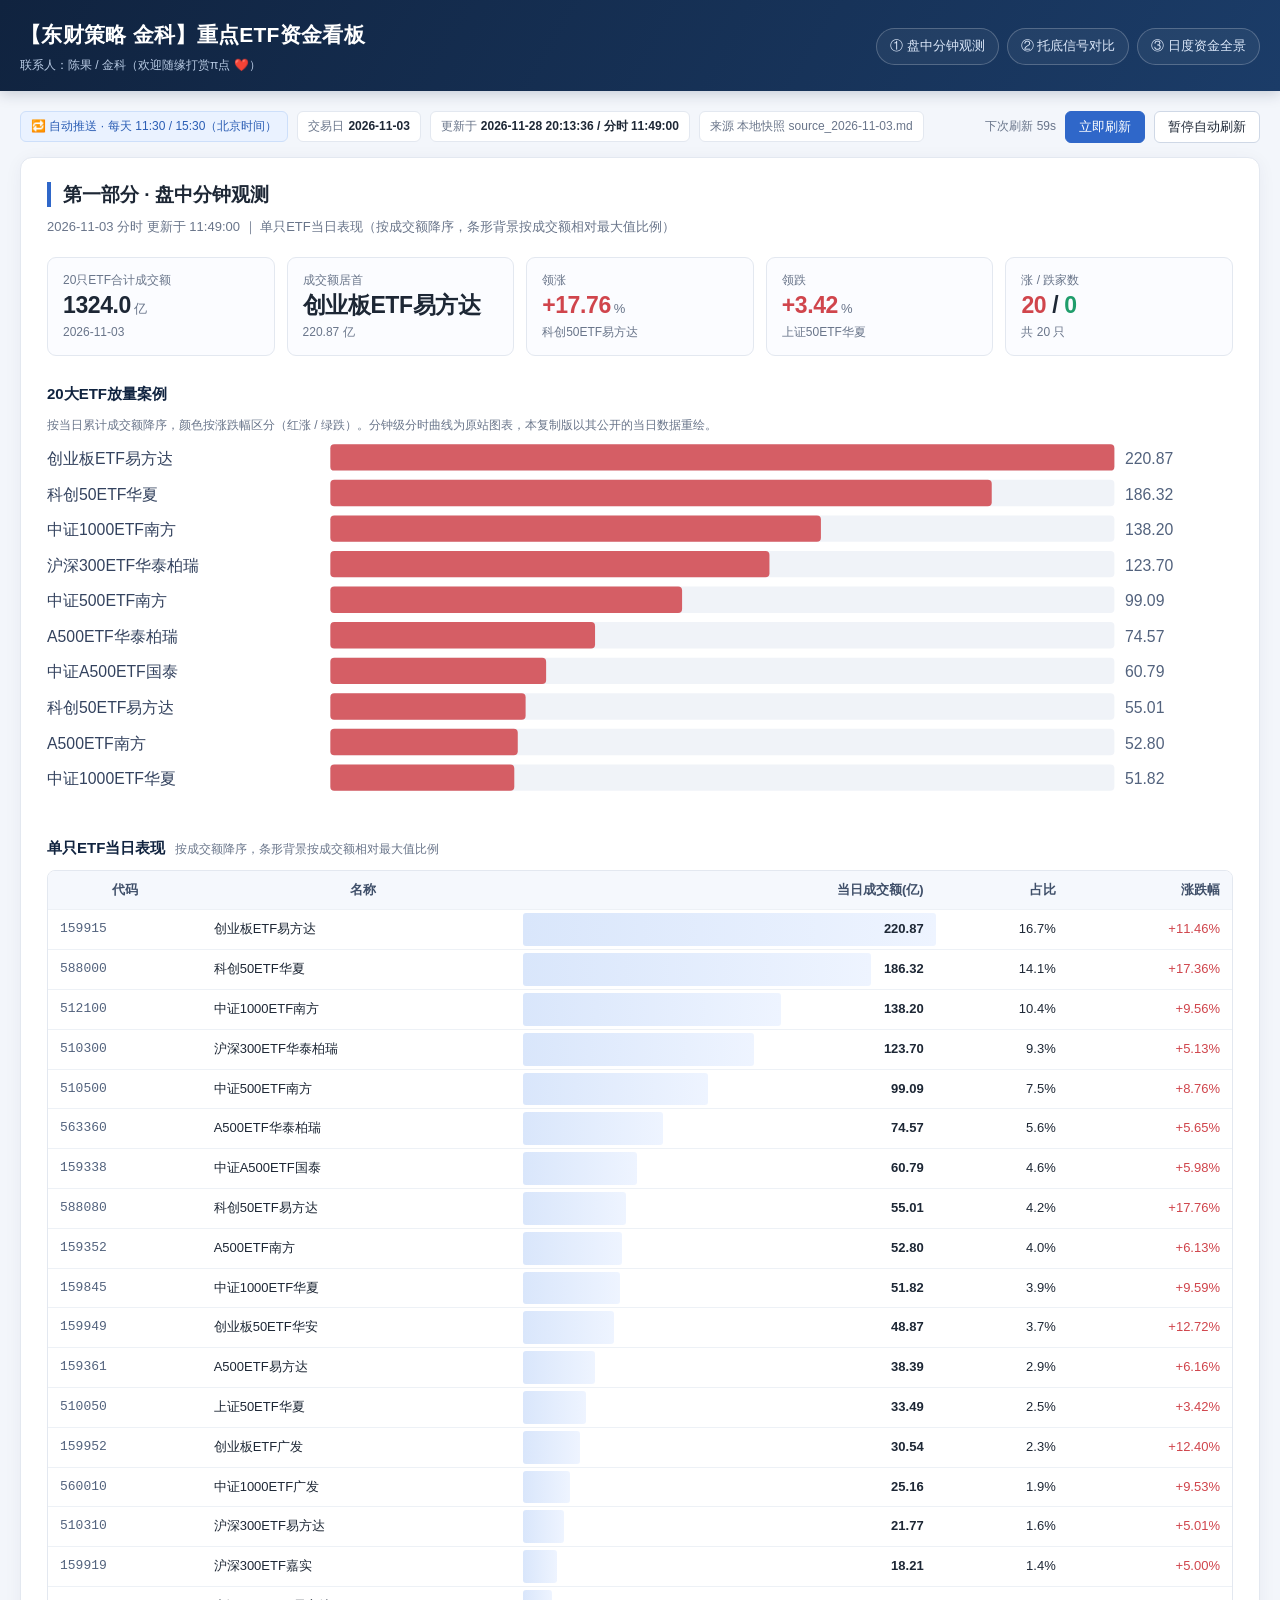
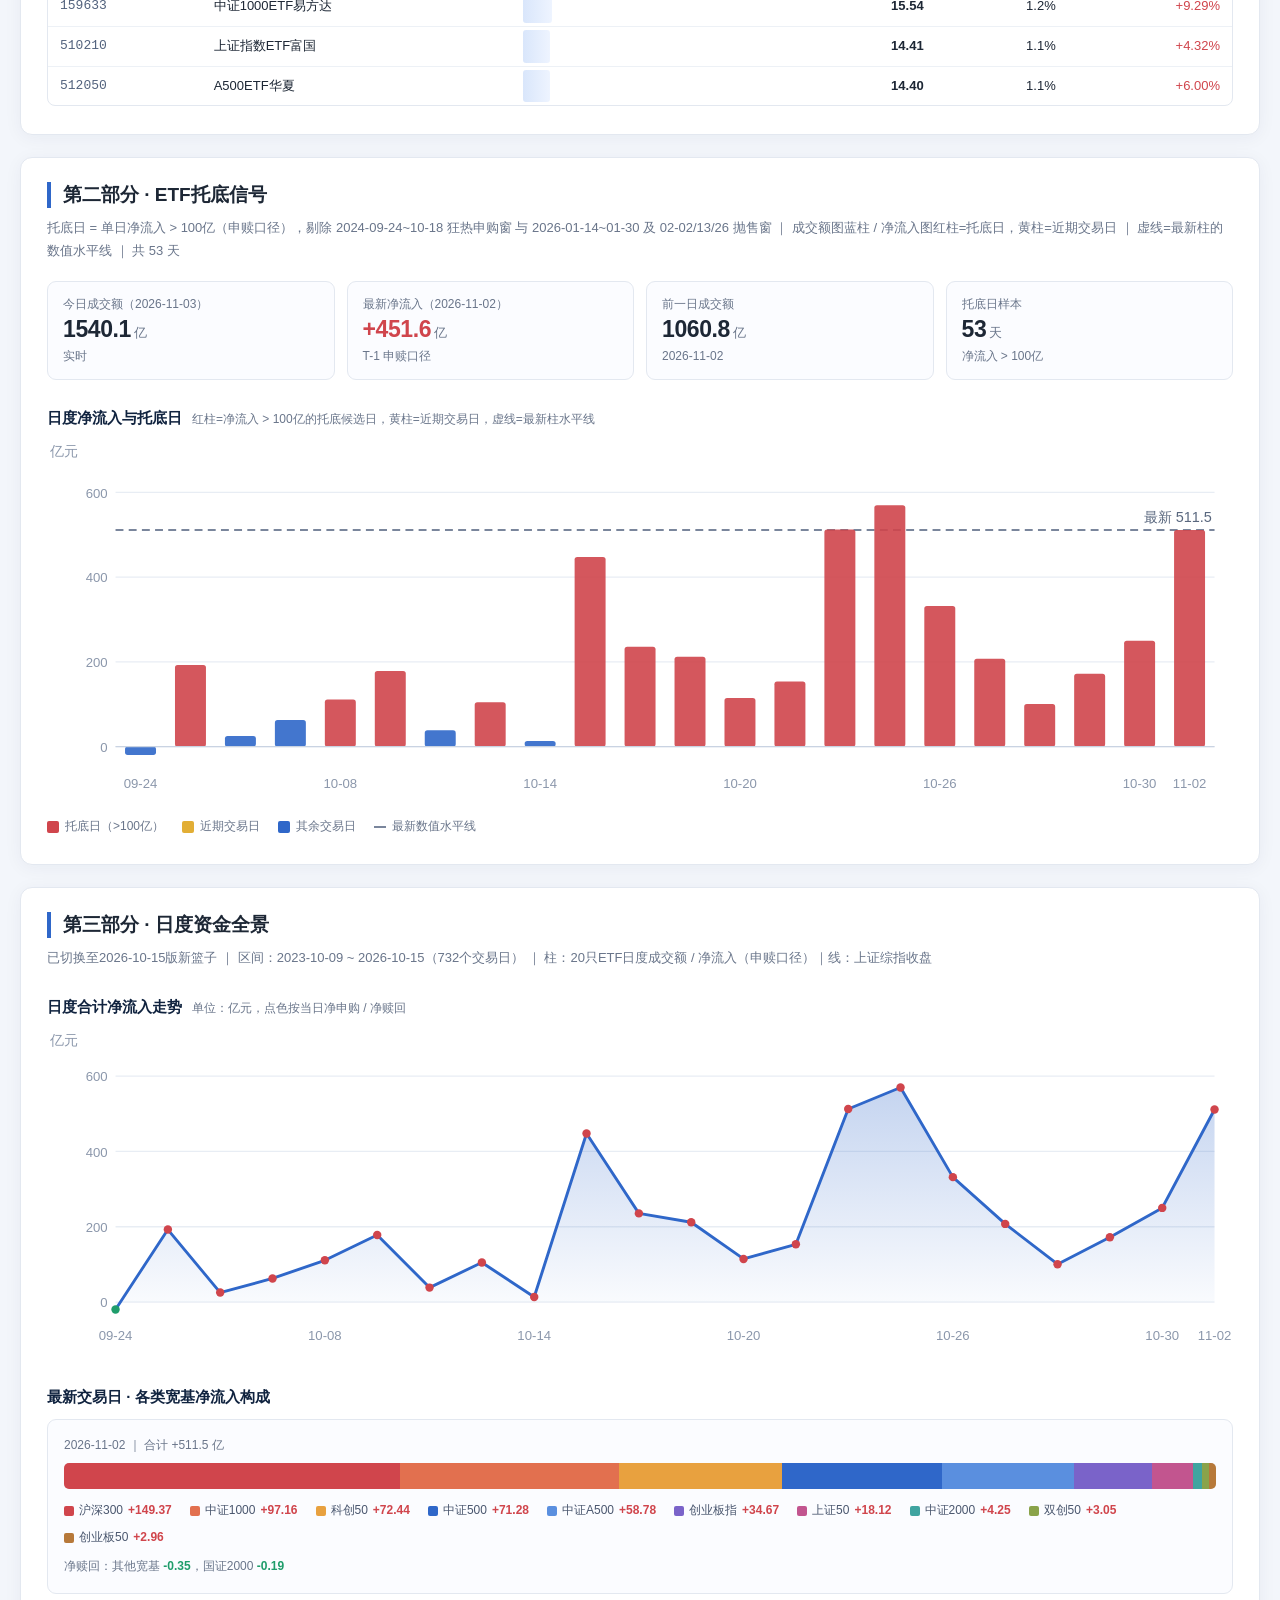
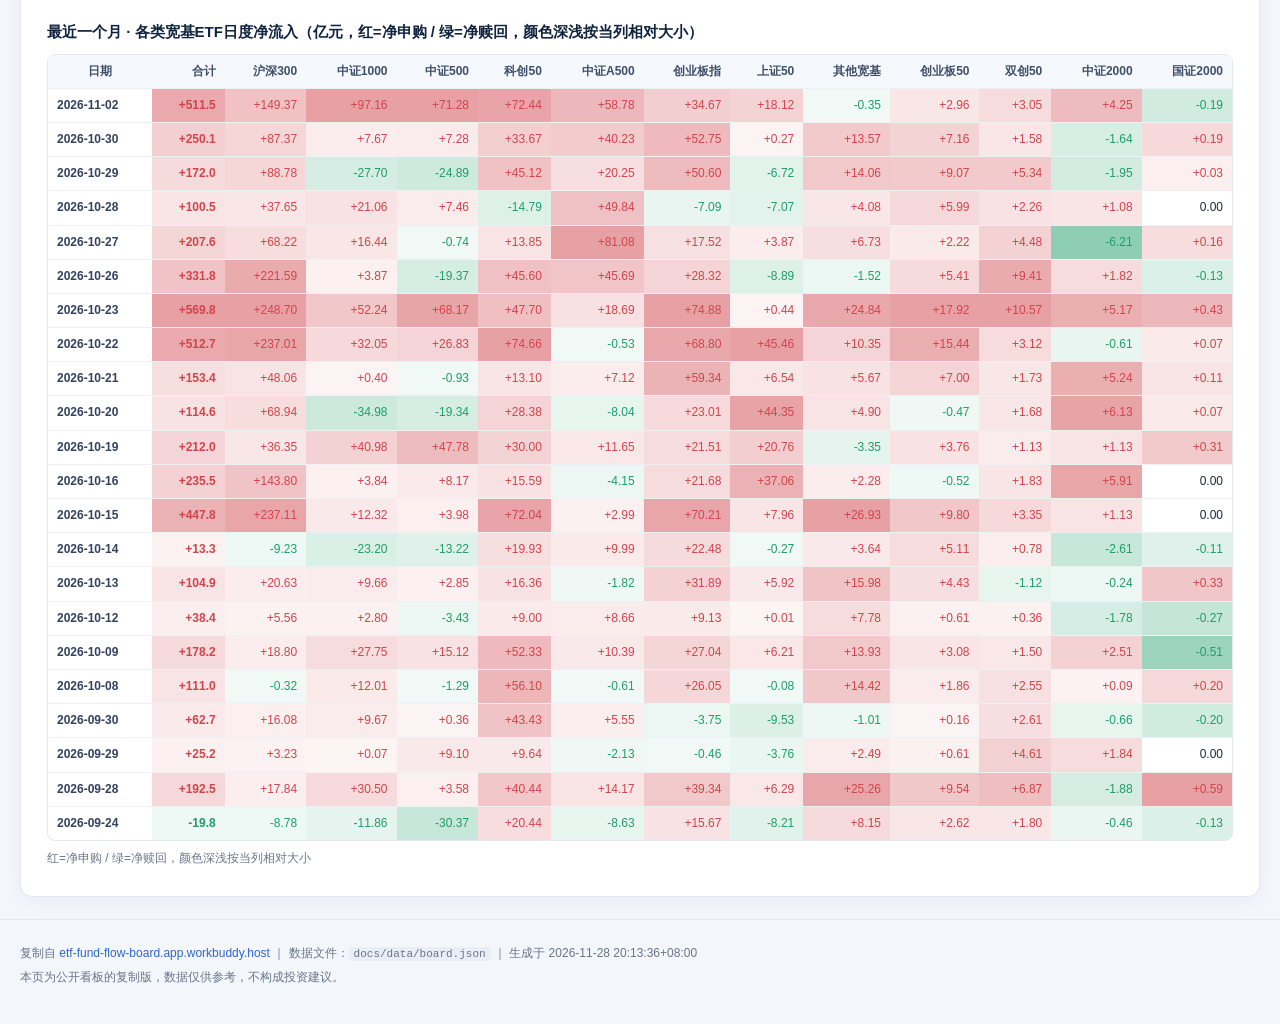
<file: docs/index.html>
<!doctype html>
<html lang="zh-CN">
<head>
<meta charset="utf-8">
<meta name="viewport" content="width=device-width, initial-scale=1">
<meta name="description" content="重点ETF资金看板（复制版）：盘中分钟观测、ETF托底信号、日度资金全景。每天两次自动推送更新。">
<title>【东财策略 金科】重点ETF资金看板</title>
<link rel="stylesheet" href="style.css">
</head>
<body>
<header class="topbar">
  <div class="wrap topbar-inner">
    <div class="brand">
      <h1 id="boardTitle">【东财策略 金科】重点ETF资金看板</h1>
      <p id="contact">联系人：陈果 / 金科（欢迎随缘打赏π点 ❤️）</p>
    </div>
    <nav id="nav" class="nav" aria-label="章节导航"></nav>
  </div>
</header>

<main class="wrap">
  <div class="statusbar">
    <div class="status-left">
      <span class="badge badge-auto">🔁 自动推送 · <span id="scheduleText">每天两次</span></span>
      <span class="badge">交易日 <b id="tradeDate">—</b></span>
      <span class="badge">更新于 <b id="updatedAt">—</b></span>
      <span class="badge badge-source" id="sourceLabel">—</span>
    </div>
    <div class="status-right">
      <span id="countdown" class="countdown">下次刷新 60s</span>
      <button id="refreshBtn" class="btn btn-primary" type="button">立即刷新</button>
      <button id="autoBtn" class="btn" type="button">暂停自动刷新</button>
    </div>
  </div>
  <div id="alert" class="alert hidden" role="status"></div>

  <!-- 第一部分 -->
  <section id="part1" class="card">
    <h2>第一部分 · 盘中分钟观测</h2>
    <p class="sub"><span id="intradayDate">—</span> 分时 <span id="intradayTime"></span> ｜ <span id="intradayNote"></span></p>
    <div class="kpis" id="kpis1"></div>

    <h3>20大ETF放量案例</h3>
    <p class="hint">按当日累计成交额降序，颜色按涨跌幅区分（红涨 / 绿跌）。分钟级分时曲线为原站图表，本复制版以其公开的当日数据重绘。</p>
    <div id="caseChart" class="chart chart-svg"></div>

    <h3>单只ETF当日表现<span class="h3-note">按成交额降序，条形背景按成交额相对最大值比例</span></h3>
    <div class="table-scroll">
      <table id="etfTable" class="grid">
        <thead><tr><th>代码</th><th>名称</th><th class="num">当日成交额(亿)</th><th class="num">占比</th><th class="num">涨跌幅</th></tr></thead>
        <tbody></tbody>
      </table>
    </div>
  </section>

  <!-- 第二部分 -->
  <section id="part2" class="card">
    <h2>第二部分 · ETF托底信号</h2>
    <p class="sub" id="supportNote"></p>
    <div class="kpis" id="kpis2"></div>

    <h3>日度净流入与托底日<span class="h3-note">红柱=净流入 &gt; 100亿的托底候选日，黄柱=近期交易日，虚线=最新柱水平线</span></h3>
    <div id="supportChart" class="chart chart-svg"></div>
    <div class="legend">
      <span><i class="sw sw-red"></i>托底日（&gt;100亿）</span>
      <span><i class="sw sw-yellow"></i>近期交易日</span>
      <span><i class="sw sw-blue"></i>其余交易日</span>
      <span><i class="sw sw-dash"></i>最新数值水平线</span>
    </div>
  </section>

  <!-- 第三部分 -->
  <section id="part3" class="card">
    <h2>第三部分 · 日度资金全景</h2>
    <p class="sub" id="panoramaNote"></p>

    <h3>日度合计净流入走势<span class="h3-note">单位：亿元，点色按当日净申购 / 净赎回</span></h3>
    <div id="panoramaChart" class="chart chart-svg"></div>

    <h3>最新交易日 · 各类宽基净流入构成</h3>
    <div id="composition" class="composition"></div>

    <h3 id="dailyTitle">最近一个月 · 各类宽基ETF日度净流入（亿元）</h3>
    <div class="table-scroll">
      <table id="dailyTable" class="grid grid-daily">
        <thead></thead>
        <tbody></tbody>
      </table>
    </div>
    <p class="hint" id="colorNote"></p>
  </section>
</main>

<footer class="footer">
  <div class="wrap">
    <p>复制自 <a id="sourceLink" href="https://etf-fund-flow-board.app.workbuddy.host/" target="_blank" rel="noopener">etf-fund-flow-board.app.workbuddy.host</a> ｜ 数据文件：<code>docs/data/board.json</code> ｜ <span id="generatedAt">—</span></p>
    <p id="disclaimer">本页为公开看板的复制版，数据仅供参考，不构成投资建议。</p>
  </div>
</footer>

<!-- 打包快照：即使以 file:// 打开或无网络也能显示看板 -->
<script src="data/board.js"></script>
<script src="app.js"></script>
</body>
</html>
</file>
<file: docs/style.css>
:root {
  --navy: #10233f;
  --navy-2: #1b3c68;
  --blue: #2f67c9;
  --blue-soft: #e8effc;
  --red: #d0454c;
  --green: #1f9d6b;
  --amber: #e2ae35;
  --ink: #1d2735;
  --muted: #69758a;
  --line: #e3e8f0;
  --bg: #f3f6fb;
  --card: #ffffff;
}

* { box-sizing: border-box; }
html { scroll-behavior: smooth; }
body {
  margin: 0;
  background: var(--bg);
  color: var(--ink);
  font: 14px/1.6 -apple-system, BlinkMacSystemFont, "Segoe UI", "PingFang SC",
    "Hiragino Sans GB", "Microsoft YaHei", "Noto Sans CJK SC", sans-serif;
}
.wrap { width: min(1240px, calc(100% - 40px)); margin: 0 auto; }
a { color: var(--blue); text-decoration: none; }
a:hover { text-decoration: underline; }
.hidden { display: none !important; }

/* ---------- 顶栏 ---------- */
.topbar {
  background: linear-gradient(120deg, var(--navy) 0%, var(--navy-2) 100%);
  color: #fff;
  box-shadow: 0 2px 14px rgba(16, 35, 63, .22);
}
.topbar-inner { display: flex; align-items: center; justify-content: space-between; gap: 20px; padding: 18px 0 16px; flex-wrap: wrap; }
.brand h1 { font-size: 21px; margin: 0 0 4px; letter-spacing: .3px; }
.brand p { margin: 0; font-size: 12px; color: #b9cbe4; }
.nav { display: flex; gap: 8px; flex-wrap: wrap; }
.nav a {
  color: #dce8fa; border: 1px solid rgba(255,255,255,.22);
  padding: 7px 13px; border-radius: 20px; font-size: 13px; white-space: nowrap;
  background: rgba(255,255,255,.05);
}
.nav a:hover { background: rgba(255,255,255,.16); color: #fff; text-decoration: none; }

/* ---------- 状态栏 ---------- */
.statusbar {
  display: flex; align-items: center; justify-content: space-between; gap: 14px;
  flex-wrap: wrap; margin: 20px 0 14px;
}
.status-left, .status-right { display: flex; align-items: center; gap: 9px; flex-wrap: wrap; }
.badge {
  display: inline-flex; align-items: center; gap: 4px;
  background: #fff; border: 1px solid var(--line); border-radius: 6px;
  padding: 5px 10px; font-size: 12px; color: var(--muted);
}
.badge b { color: var(--ink); font-weight: 600; }
.badge-auto { background: #eaf2ff; border-color: #cddffa; color: #2a5db4; }
.badge-source { max-width: 340px; overflow: hidden; text-overflow: ellipsis; white-space: nowrap; }
.countdown { font-size: 12px; color: var(--muted); min-width: 96px; text-align: right; }
.btn {
  border: 1px solid #cfd8e6; background: #fff; color: var(--ink);
  border-radius: 6px; padding: 6px 13px; font-size: 13px; cursor: pointer;
}
.btn:hover { border-color: var(--blue); color: var(--blue); }
.btn-primary { background: var(--blue); border-color: var(--blue); color: #fff; }
.btn-primary:hover { background: #2456ad; color: #fff; }
.alert {
  background: #fff7e8; border: 1px solid #f1d9a8; color: #8a6417;
  padding: 10px 14px; border-radius: 8px; margin-bottom: 14px; font-size: 13px;
}

/* ---------- 卡片 / 标题 ---------- */
.card {
  background: var(--card); border: 1px solid var(--line); border-radius: 12px;
  padding: 24px 26px 28px; margin-bottom: 22px;
  box-shadow: 0 3px 18px rgba(25, 45, 80, .05);
  scroll-margin-top: 16px;
}
.card h2 {
  font-size: 19px; margin: 0 0 8px; padding-left: 12px;
  border-left: 4px solid var(--blue); line-height: 1.35;
}
.card h3 { font-size: 15px; margin: 26px 0 10px; color: var(--navy); }
.h3-note { font-size: 12px; font-weight: 400; color: var(--muted); margin-left: 10px; }
.sub { color: var(--muted); font-size: 13px; margin: 0 0 18px; line-height: 1.8; }
.hint { color: var(--muted); font-size: 12px; margin: 8px 0 0; }

/* ---------- KPI ---------- */
.kpis { display: grid; grid-template-columns: repeat(auto-fit, minmax(180px, 1fr)); gap: 12px; }
.kpi { border: 1px solid var(--line); border-radius: 9px; padding: 13px 15px; background: #fbfcff; }
.kpi-label { font-size: 12px; color: var(--muted); }
.kpi-value { font-size: 23px; font-weight: 700; line-height: 1.35; letter-spacing: -.4px; }
.kpi-value .unit { font-size: 13px; font-weight: 500; color: var(--muted); margin-left: 3px; }
.kpi-value.small { font-size: 16px; }
.kpi-sub { font-size: 12px; color: var(--muted); margin-top: 2px; }
.up { color: var(--red) !important; }
.down { color: var(--green) !important; }

/* ---------- 图表 ---------- */
.chart { width: 100%; overflow: hidden; }
.chart-svg svg { width: 100%; height: auto; display: block; }
.legend { display: flex; gap: 18px; flex-wrap: wrap; color: var(--muted); font-size: 12px; margin-top: 8px; }
.legend span { display: inline-flex; align-items: center; gap: 6px; }
.sw { width: 12px; height: 12px; border-radius: 2px; display: inline-block; }
.sw-red { background: var(--red); }
.sw-yellow { background: var(--amber); }
.sw-blue { background: var(--blue); }
.sw-dash { height: 0; border-top: 2px dashed #7a869c; border-radius: 0; }

/* ---------- 表格 ---------- */
.table-scroll { overflow-x: auto; border: 1px solid var(--line); border-radius: 8px; }
.grid { width: 100%; border-collapse: collapse; font-size: 13px; }
.grid th, .grid td { padding: 9px 12px; border-bottom: 1px solid #edf1f6; white-space: nowrap; }
.grid thead th { background: #f5f8fd; color: #40506a; font-weight: 600; position: sticky; top: 0; z-index: 1; }
.grid tbody tr:last-child td { border-bottom: none; }
.grid tbody tr:hover { background: #f8fbff; }
.grid .num { text-align: right; font-variant-numeric: tabular-nums; }
.grid td.code { font-family: ui-monospace, SFMono-Regular, Menlo, Consolas, monospace; color: #52627d; }
.bar-cell { position: relative; min-width: 190px; }
.bar-bg { position: absolute; left: 0; top: 3px; bottom: 3px; background: linear-gradient(90deg, #d9e6fb, #eef4ff); border-radius: 3px; z-index: 0; }
.bar-cell > span { position: relative; z-index: 1; font-weight: 600; }
.grid-daily { font-size: 12px; }
.grid-daily th, .grid-daily td { padding: 7px 9px; }
.grid-daily td.date { font-weight: 600; color: #33425e; }
.grid-daily td.total { font-weight: 700; }

/* ---------- 构成条 ---------- */
.composition { border: 1px solid var(--line); border-radius: 9px; padding: 16px; background: #fbfcff; }
.comp-bar { display: flex; height: 26px; border-radius: 5px; overflow: hidden; background: #eef1f6; margin-bottom: 12px; }
.comp-seg { height: 100%; transition: width .3s; }
.comp-legend { display: flex; flex-wrap: wrap; gap: 8px 18px; font-size: 12px; color: #49566e; }
.comp-legend span { display: inline-flex; align-items: center; gap: 5px; }
.comp-legend i { width: 10px; height: 10px; border-radius: 2px; display: inline-block; }
.comp-negative { margin-top: 10px; font-size: 12px; color: var(--muted); }

/* ---------- 页脚 ---------- */
.footer { border-top: 1px solid var(--line); padding: 20px 0 34px; color: var(--muted); font-size: 12px; }
.footer p { margin: 4px 0; }
code { background: #e9eef6; padding: 1px 5px; border-radius: 4px; font-size: 11px; }

@media (max-width: 720px) {
  .wrap { width: min(100% - 24px, 1240px); }
  .card { padding: 18px 14px 22px; }
  .brand h1 { font-size: 17px; }
  .countdown { text-align: left; }
  .h3-note { display: block; margin: 2px 0 0; }
}
</file>
